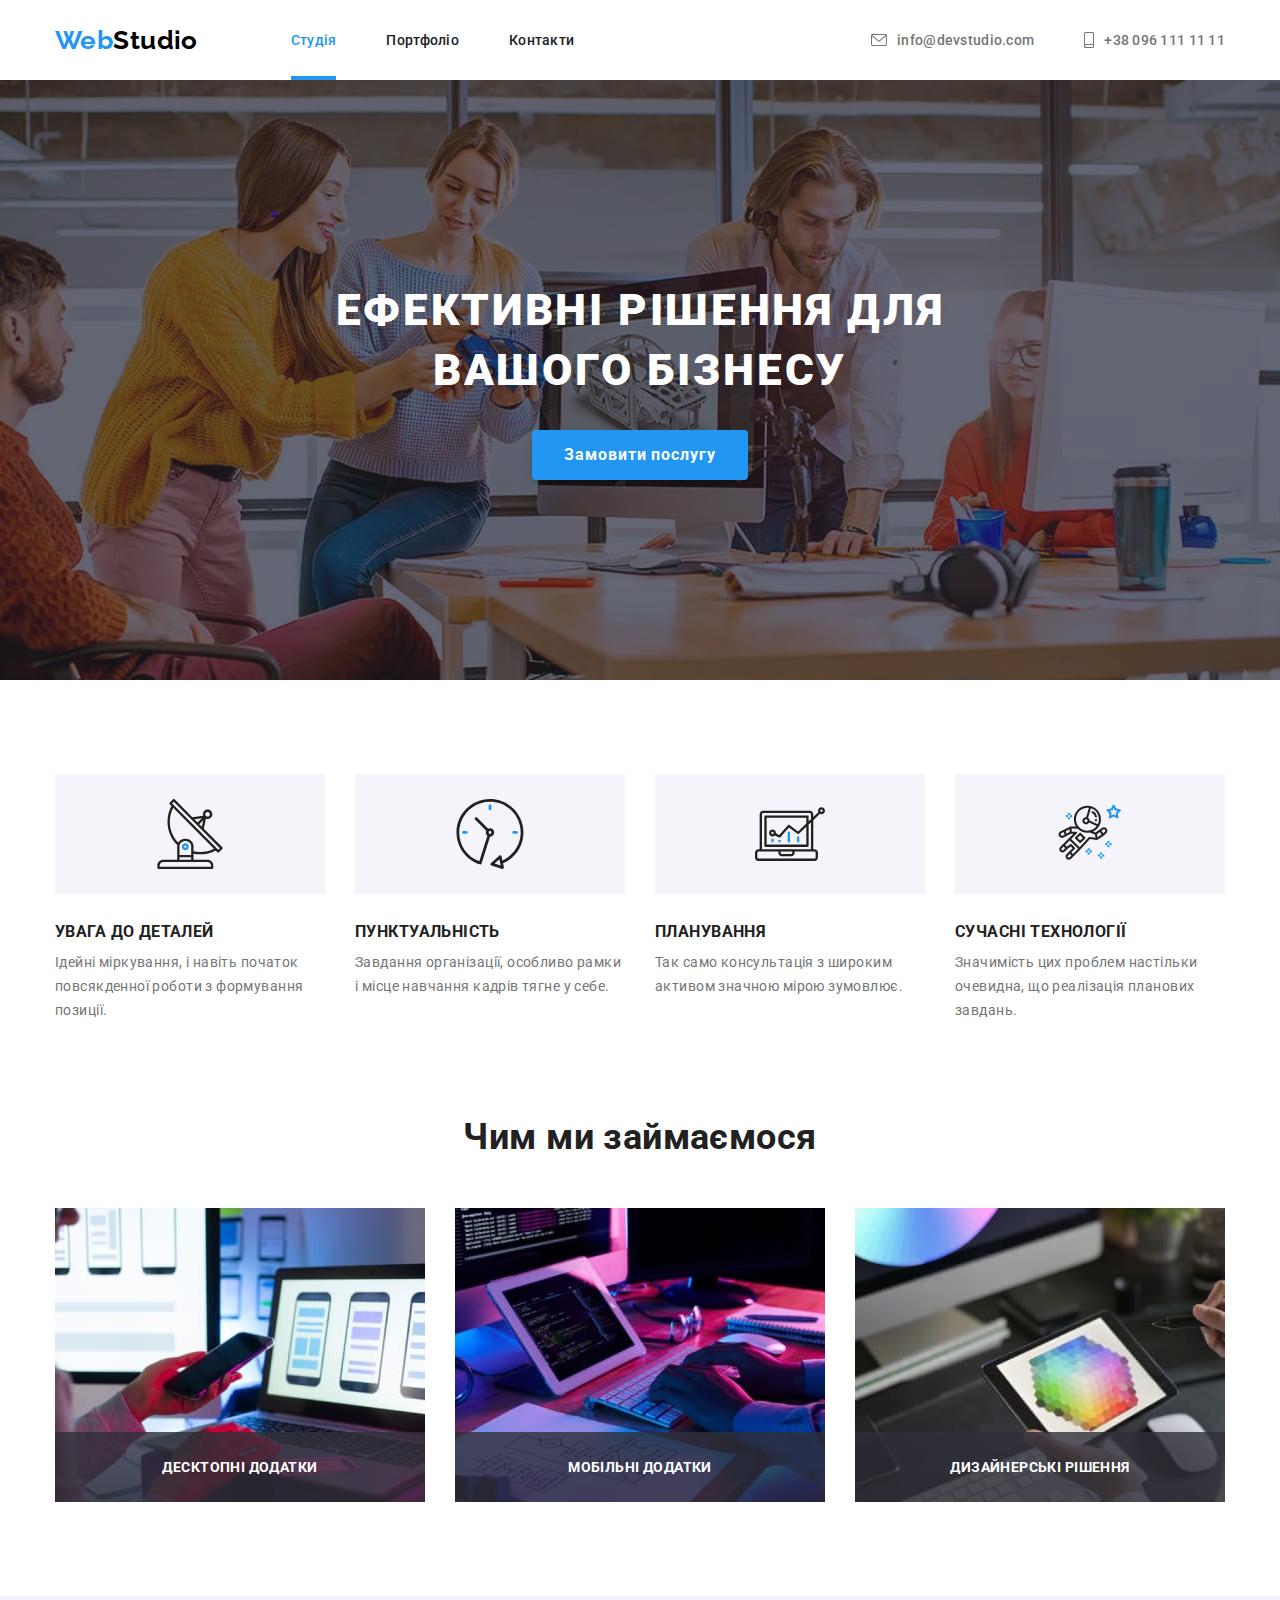
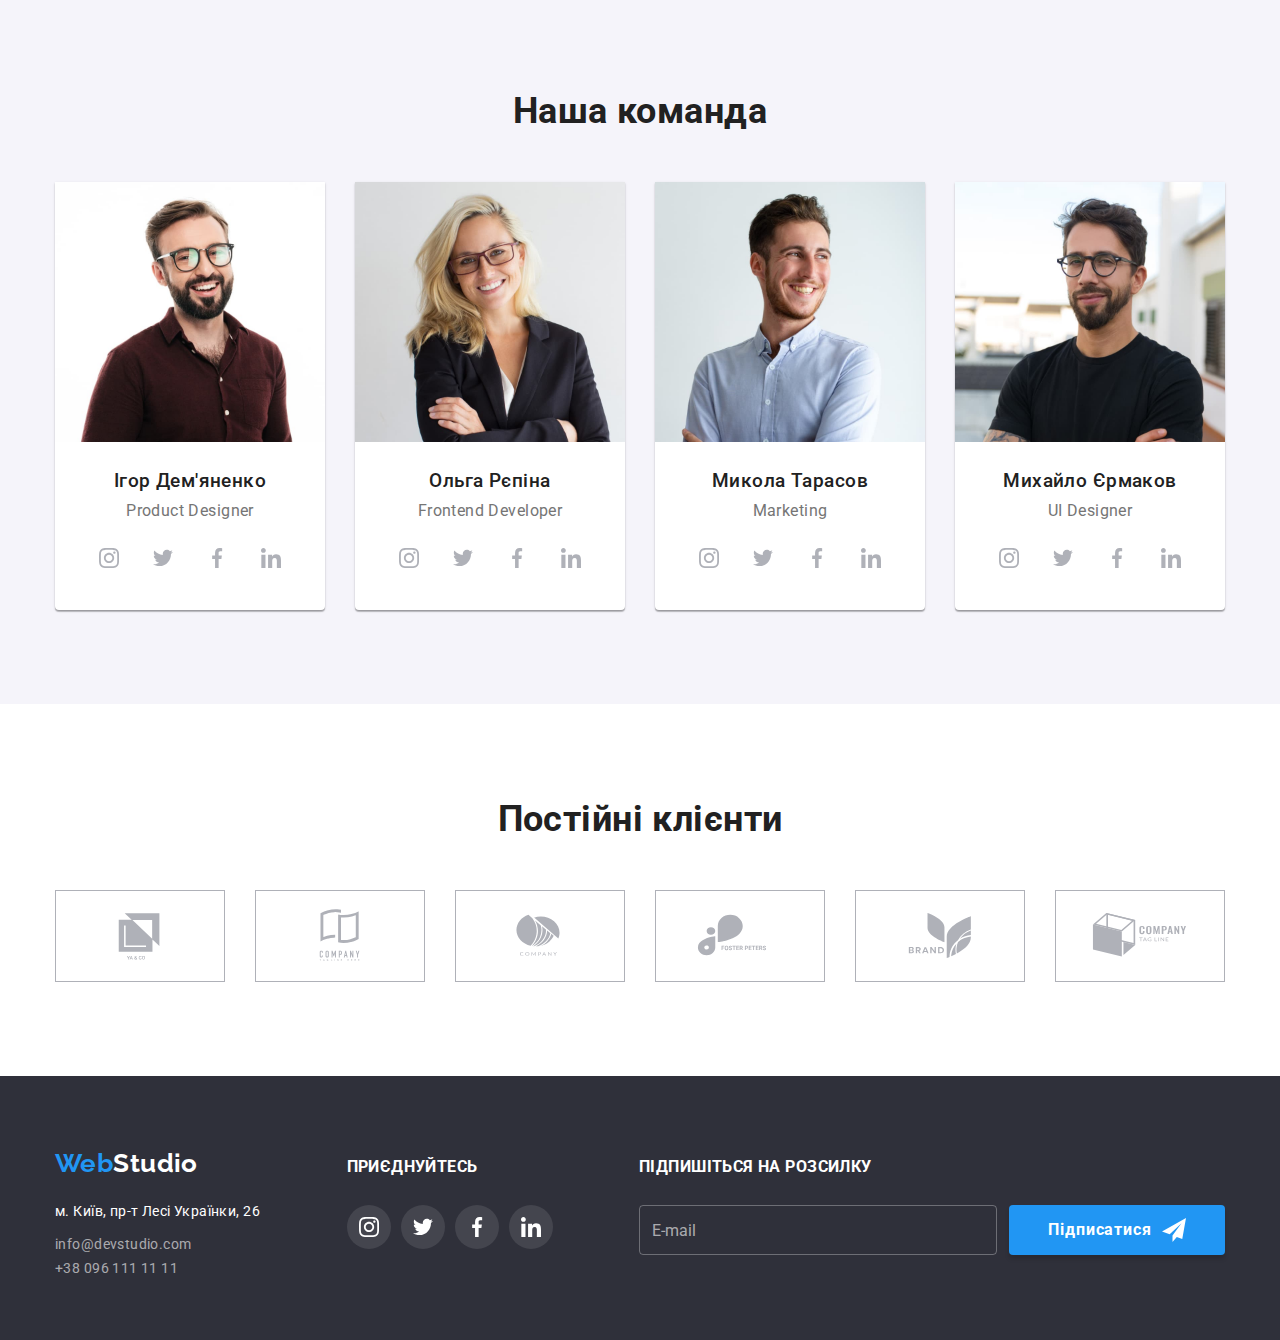
<file: index.html>
<!DOCTYPE html>
<html lang="ua">
  <head>
    <meta charset="UTF-8" />
    <meta http-equiv="X-UA-Compatible" content="IE=edge" />
    <meta name="viewport" content="width=device-width, initial-scale=1.0" />
    <title>Студія</title>
    <link rel="preconnect" href="https://fonts.googleapis.com" />
    <link rel="preconnect" href="https://fonts.gstatic.com" crossorigin />
    <link
      href="https://fonts.googleapis.com/css2?family=Raleway:wght@700&family=Roboto:wght@400;500;700;900&display=swap"
      rel="stylesheet"
    />
    <link
      rel="stylesheet"
      href="https://cdn.jsdelivr.net/npm/modern-normalize@1.1.0/modern-normalize.min.css"
    />
    <link rel="stylesheet" href="./css/styles.css" />
  </head>
  <body>
    <header class="header">
      <div class="container">
        <div class="header-menu">
          <nav class="nav">
            <a class="logo" href="#"><span>Web</span>Studio</a>
            <ul class="menu-list">
              <li class="menu-item">
                <a class="menu-link active" href="">Студія</a>
              </li>
              <li class="menu-item">
                <a class="menu-link" href="./portfolio.html">Портфоліо</a>
              </li>
              <li class="menu-item">
                <a class="menu-link" href="">Контакти</a>
              </li>
            </ul>
          </nav>
          <ul class="contact-list">
            <li class="contact-item">
              <a class="contact-link" href="mailto:info@devstudio.com">
                <svg class="contact-icon" width="16" height="12">
                  <use href="./images/icons/icons.svg#icon-envelope"></use>
                </svg>
                info@devstudio.com
              </a>
            </li>
            <li class="contact-item">
              <a class="contact-link" href="tel:+380961111111">
                <svg class="contact-icon" width="10" height="16">
                  <use href="./images/icons/icons.svg#icon-smartphone"></use>
                </svg>
                +38 096 111 11 11
              </a>
            </li>
          </ul>
        </div>
      </div>
    </header>
    <main>
      <section class="hero">
        <div class="container">
          <h1 class="hero-title">Ефективні рішення для <br />вашого бізнесу</h1>
          <button class="hero-btn" type="button" data-modal-open>
            Замовити послугу
          </button>
        </div>
      </section>
      <section class="features">
        <div class="container">
          <h2 class="visually-hidden">Особливості компанії</h2>
          <ul class="features-list">
            <li class="features-item">
              <div class="features-icon-wrapper">
                <svg class="features-icon" width="70" heihgt="70">
                  <use href="./images/icons/icons.svg#icon-antenna"></use>
                </svg>
              </div>
              <h3 class="features-title">Увага до деталей</h3>
              <p class="features-text">
                Ідейні міркування, і навіть початок повсякденної роботи з
                формування позиції.
              </p>
            </li>
            <li class="features-item">
              <div class="features-icon-wrapper">
                <svg class="features-icon" width="70" heihgt="70">
                  <use href="./images/icons/icons.svg#icon-clock"></use>
                </svg>
              </div>
              <h3 class="features-title">Пунктуальність</h3>
              <p class="features-text">
                Завдання організації, особливо рамки і місце навчання кадрів
                тягне у себе.
              </p>
            </li>
            <li class="features-item">
              <div class="features-icon-wrapper">
                <svg class="features-icon" width="70" heihgt="70">
                  <use href="./images/icons/icons.svg#icon-diagram"></use>
                </svg>
              </div>
              <h3 class="features-title">Планування</h3>
              <p class="features-text">
                Так само консультація з широким активом значною мірою зумовлює.
              </p>
            </li>
            <li class="features-item">
              <div class="features-icon-wrapper">
                <svg class="features-icon" width="70" heihgt="70">
                  <use href="./images/icons/icons.svg#icon-astronaut"></use>
                </svg>
              </div>
              <h3 class="features-title">Сучасні технології</h3>
              <p class="features-text">
                Значимість цих проблем настільки очевидна, що реалізація
                планових завдань.
              </p>
            </li>
          </ul>
        </div>
      </section>
      <section class="about no-padding">
        <div class="container">
          <h2 class="title">Чим ми займаємося</h2>
          <ul class="about-list">
            <li class="about-item">
              <div class="about-img-wrapper">
                <img
                  class="about-img"
                  src="./images/work1.jpg"
                  alt="Робота за ноутбуком"
                  width="370"
                />
                <p class="about-img-text">Десктопні додатки</p>
              </div>
            </li>
            <li class="about-item">
              <div class="about-img-wrapper">
                <img
                  class="about-img"
                  src="./images/work2.jpg"
                  alt="Робота за ноутбуком"
                  width="370"
                />
                <p class="about-img-text">Мобільні додатки</p>
              </div>
            </li>
            <li class="about-item">
              <div class="about-img-wrapper">
                <img
                  class="about-img"
                  src="./images/work3.jpg"
                  alt="Робота за ноутбуком"
                  width="370"
                />
                <p class="about-img-text">Дизайнерські рішення</p>
              </div>
            </li>
          </ul>
        </div>
      </section>
      <section class="team">
        <div class="container">
          <h2 class="team-title title">Наша команда</h2>
          <ul class="team-list">
            <li class="team-item">
              <img
                class="team-img"
                src="./images/our-team1.jpg"
                alt="Фото наших працівників"
                width="270"
              />
              <div class="team-bio">
                <h3 class="team-author">Ігор Дем'яненко</h3>
                <p class="team-job" lang="en">Product Designer</p>
                <ul class="social-icon-list">
                  <li class="social-icon-item">
                    <a
                      href=""
                      class="social-icon-link"
                      target="_blank"
                      rel="noreferrer noopener"
                    >
                      <svg class="social-icon">
                        <use
                          href="./images/icons/icons.svg#icon-instagram"
                        ></use>
                      </svg>
                    </a>
                  </li>
                  <li class="social-icon-item">
                    <a
                      href=""
                      class="social-icon-link"
                      target="_blank"
                      rel="noreferrer noopener"
                    >
                      <svg class="social-icon">
                        <use href="./images/icons/icons.svg#icon-twitter"></use>
                      </svg>
                    </a>
                  </li>
                  <li class="social-icon-item">
                    <a
                      href=""
                      class="social-icon-link"
                      target="_blank"
                      rel="noreferrer noopener"
                    >
                      <svg class="social-icon">
                        <use
                          href="./images/icons/icons.svg#icon-facebook"
                        ></use>
                      </svg>
                    </a>
                  </li>
                  <li class="social-icon-item">
                    <a
                      href=""
                      class="social-icon-link"
                      target="_blank"
                      rel="noreferrer noopener"
                    >
                      <svg class="social-icon">
                        <use
                          href="./images/icons/icons.svg#icon-linkedin"
                        ></use>
                      </svg>
                    </a>
                  </li>
                </ul>
              </div>
            </li>
            <li class="team-item">
              <img
                class="team-img"
                src="./images/our-team2.jpg"
                alt="Фото наших працівників"
                width="270"
              />
              <div class="team-bio">
                <h3 class="team-author">Ольга Рєпіна</h3>
                <p class="team-job" lang="en">Frontend Developer</p>
                <ul class="social-icon-list">
                  <li class="social-icon-item">
                    <a
                      href=""
                      class="social-icon-link"
                      target="_blank"
                      rel="noreferrer noopener"
                    >
                      <svg class="social-icon">
                        <use
                          href="./images/icons/icons.svg#icon-instagram"
                        ></use>
                      </svg>
                    </a>
                  </li>
                  <li class="social-icon-item">
                    <a
                      href=""
                      class="social-icon-link"
                      target="_blank"
                      rel="noreferrer noopener"
                    >
                      <svg class="social-icon">
                        <use href="./images/icons/icons.svg#icon-twitter"></use>
                      </svg>
                    </a>
                  </li>
                  <li class="social-icon-item">
                    <a
                      href=""
                      class="social-icon-link"
                      target="_blank"
                      rel="noreferrer noopener"
                    >
                      <svg class="social-icon">
                        <use
                          href="./images/icons/icons.svg#icon-facebook"
                        ></use>
                      </svg>
                    </a>
                  </li>
                  <li class="social-icon-item">
                    <a
                      href=""
                      class="social-icon-link"
                      target="_blank"
                      rel="noreferrer noopener"
                    >
                      <svg class="social-icon">
                        <use
                          href="./images/icons/icons.svg#icon-linkedin"
                        ></use>
                      </svg>
                    </a>
                  </li>
                </ul>
              </div>
            </li>
            <li class="team-item">
              <img
                class="team-img"
                src="./images/our-team3.jpg"
                alt="Фото наших працівників"
                width="270"
              />
              <div class="team-bio">
                <h3 class="team-author">Микола Тарасов</h3>
                <p class="team-job" lang="en">Marketing</p>
                <ul class="social-icon-list">
                  <li class="social-icon-item">
                    <a
                      href=""
                      class="social-icon-link"
                      target="_blank"
                      rel="noreferrer noopener"
                    >
                      <svg class="social-icon">
                        <use
                          href="./images/icons/icons.svg#icon-instagram"
                        ></use>
                      </svg>
                    </a>
                  </li>
                  <li class="social-icon-item">
                    <a
                      href=""
                      class="social-icon-link"
                      target="_blank"
                      rel="noreferrer noopener"
                    >
                      <svg class="social-icon">
                        <use href="./images/icons/icons.svg#icon-twitter"></use>
                      </svg>
                    </a>
                  </li>
                  <li class="social-icon-item">
                    <a
                      href=""
                      class="social-icon-link"
                      target="_blank"
                      rel="noreferrer noopener"
                    >
                      <svg class="social-icon">
                        <use
                          href="./images/icons/icons.svg#icon-facebook"
                        ></use>
                      </svg>
                    </a>
                  </li>
                  <li class="social-icon-item">
                    <a
                      href=""
                      class="social-icon-link"
                      target="_blank"
                      rel="noreferrer noopener"
                    >
                      <svg class="social-icon">
                        <use
                          href="./images/icons/icons.svg#icon-linkedin"
                        ></use>
                      </svg>
                    </a>
                  </li>
                </ul>
              </div>
            </li>
            <li class="team-item">
              <img
                class="team-img"
                src="./images/our-team4.jpg"
                alt="Фото наших працівників"
                width="270"
              />
              <div class="team-bio">
                <h3 class="team-author">Михайло Єрмаков</h3>
                <p class="team-job" lang="en">UI Designer</p>
                <ul class="social-icon-list">
                  <li class="social-icon-item">
                    <a
                      href=""
                      class="social-icon-link"
                      target="_blank"
                      rel="noreferrer noopener"
                    >
                      <svg class="social-icon">
                        <use
                          href="./images/icons/icons.svg#icon-instagram"
                        ></use>
                      </svg>
                    </a>
                  </li>
                  <li class="social-icon-item">
                    <a
                      href=""
                      class="social-icon-link"
                      target="_blank"
                      rel="noreferrer noopener"
                    >
                      <svg class="social-icon">
                        <use href="./images/icons/icons.svg#icon-twitter"></use>
                      </svg>
                    </a>
                  </li>
                  <li class="social-icon-item">
                    <a
                      href=""
                      class="social-icon-link"
                      target="_blank"
                      rel="noreferrer noopener"
                    >
                      <svg class="social-icon">
                        <use
                          href="./images/icons/icons.svg#icon-facebook"
                        ></use>
                      </svg>
                    </a>
                  </li>
                  <li class="social-icon-item">
                    <a
                      href=""
                      class="social-icon-link"
                      target="_blank"
                      rel="noreferrer noopener"
                    >
                      <svg class="social-icon">
                        <use
                          href="./images/icons/icons.svg#icon-linkedin"
                        ></use>
                      </svg>
                    </a>
                  </li>
                </ul>
              </div>
            </li>
          </ul>
        </div>
      </section>
      <section class="client">
        <div class="container">
          <h2 class="title">Постійні клієнти</h2>
          <ul class="client-icon-list">
            <li class="client-icon-item">
              <a
                class="client-icon-link"
                href=""
                target="_blank"
                rel="noreferrer noopener"
              >
                <svg class="client-icon">
                  <use href="./images/icons/icons.svg#icon-company-logo1"></use>
                </svg>
              </a>
            </li>
            <li class="client-icon-item">
              <a
                class="client-icon-link"
                href=""
                target="_blank"
                rel="noreferrer noopener"
              >
                <svg class="client-icon">
                  <use href="./images/icons/icons.svg#icon-company-logo2"></use>
                </svg>
              </a>
            </li>
            <li class="client-icon-item">
              <a
                class="client-icon-link"
                href=""
                target="_blank"
                rel="noreferrer noopener"
              >
                <svg class="client-icon">
                  <use href="./images/icons/icons.svg#icon-company-logo3"></use>
                </svg>
              </a>
            </li>
            <li class="client-icon-item">
              <a
                class="client-icon-link"
                href=""
                target="_blank"
                rel="noreferrer noopener"
              >
                <svg class="client-icon">
                  <use href="./images/icons/icons.svg#icon-company-logo4"></use>
                </svg>
              </a>
            </li>
            <li class="client-icon-item">
              <a
                class="client-icon-link"
                href=""
                target="_blank"
                rel="noreferrer noopener"
              >
                <svg class="client-icon">
                  <use href="./images/icons/icons.svg#icon-company-logo5"></use>
                </svg>
              </a>
            </li>
            <li class="client-icon-item">
              <a
                class="client-icon-link"
                href=""
                target="_blank"
                rel="noreferrer noopener"
              >
                <svg class="client-icon">
                  <use href="./images/icons/icons.svg#icon-company-logo6"></use>
                </svg>
              </a>
            </li>
          </ul>
        </div>
      </section>
    </main>
    <footer class="footer">
      <div class="container">
        <div class="footer-inner">
          <div class="footer-address">
            <a class="logo logo-footer" href="#"><span>Web</span>Studio</a>
            <address class="address">
              <p class="address-location">м. Київ, пр-т Лесі Українки, 26</p>
              <ul class="address-list">
                <li class="address-item">
                  <a class="address-link" href="mailto:info@devstudio.com"
                    >info@devstudio.com</a
                  >
                </li>
                <li class="address-item">
                  <a class="address-link" href="tel:+380961111111"
                    >+38 096 111 11 11</a
                  >
                </li>
              </ul>
            </address>
          </div>
          <div class="footer-social-inner">
            <h3 class="footer-title">Приєднуйтесь</h3>
            <ul class="footer-icon-list">
              <li class="footer-icon-item">
                <a
                  href=""
                  class="footer-icon-link"
                  target="_blank"
                  rel="noreferrer noopener"
                >
                  <svg class="footer-icon">
                    <use href="./images/icons/icons.svg#icon-instagram"></use>
                  </svg>
                </a>
              </li>
              <li class="footer-icon-item">
                <a
                  href=""
                  class="footer-icon-link"
                  target="_blank"
                  rel="noreferrer noopener"
                >
                  <svg class="footer-icon">
                    <use href="./images/icons/icons.svg#icon-twitter"></use>
                  </svg>
                </a>
              </li>
              <li class="footer-icon-item">
                <a
                  href=""
                  class="footer-icon-link"
                  target="_blank"
                  rel="noreferrer noopener"
                >
                  <svg class="footer-icon">
                    <use href="./images/icons/icons.svg#icon-facebook"></use>
                  </svg>
                </a>
              </li>
              <li class="footer-icon-item">
                <a
                  href=""
                  class="footer-icon-link"
                  target="_blank"
                  rel="noreferrer noopener"
                >
                  <svg class="footer-icon">
                    <use href="./images/icons/icons.svg#icon-linkedin"></use>
                  </svg>
                </a>
              </li>
            </ul>
          </div>
          <div class="footer-form-inner">
            <h3 class="footer-title">Підпишіться на розсилку</h3>
            <form
              class="footer-signup_form"
              name="signup_form"
              autocomplete="on"
            >
              <input
                class="footer-signup-input"
                type="email"
                name="email"
                placeholder="E-mail"
              />
              <button class="footer-signup-btn" type="submit">
                Підписатися
                <svg class="footer-signup-icon" width="24" height="24">
                  <use href="./images/icons/icons.svg#icon-send"></use>
                </svg>
              </button>
            </form>
          </div>
        </div>
      </div>
    </footer>
    <div class="backdrop is-hidden" data-modal>
      <div class="modal">
        <button class="modal-close-btn" type="button" data-modal-close>
          <svg class="modal-close-icon" width="18" height="18">
            <use href="./images/icons/icons.svg#icon-close"></use>
          </svg>
        </button>
        <form class="register-form" name="register-form">
          <p class="register-title">Залиште свої дані, ми вам передзвонимо</p>
          <div class="register-group" role="group">
            <label class="register-wrap">
              <span class="register-label">Ім'я</span>
              <span class="register-icon-inner">
                <input class="register-field" type="text" name="username" />
                <svg class="register-icon">
                  <use href="./images/icons/icons.svg#icon-modal-user"></use>
                </svg>
              </span>
            </label>
            <label class="register-wrap">
              <span class="register-label">Телефон</span>
              <span class="register-icon-inner">
                <input class="register-field" type="tel" name="usertel" />
                <svg class="register-icon">
                  <use href="./images/icons/icons.svg#icon-modal-phone"></use>
                </svg>
              </span>
            </label>
            <label class="register-wrap">
              <span class="register-label">Пошта</span>
              <span class="register-icon-inner">
                <input class="register-field" type="emai" name="useremail" />
                <svg class="register-icon">
                  <use href="./images/icons/icons.svg#icon-modal-email"></use>
                </svg>
              </span>
            </label>
            <label class="register-wrap">
              <span class="register-label">Коментар</span>
              <textarea
                class="register-message"
                name="usercomment"
                placeholder="Введіть коментар"
              ></textarea>
            </label>
          </div>
          <label class="register-agreement">
            <input
              class="register-checkbox visually-hidden"
              type="checkbox"
              name="user-agreement"
            />
            <svg class="register-agreement-icon" width="16" height="15">
              <use
                class="icon-check"
                href="./images/icons/icons.svg#icon-checked"
              ></use>
              <use
                class="icon-uncheck"
                href="./images/icons/icons.svg#icon-unchecked"
              ></use>
            </svg>
            <span class="register-agreement-text">
              Погоджуюся з розсилкою та приймаю
              <a class="register-agreement-link" href="" target="_blank"
                >Умови договору</a
              >
            </span>
          </label>
          <button class="modal-form-btn" type="submit">Відправити</button>
        </form>
      </div>
    </div>
    <script src="./js/modal.js"></script>
  </body>
</html>
</file>
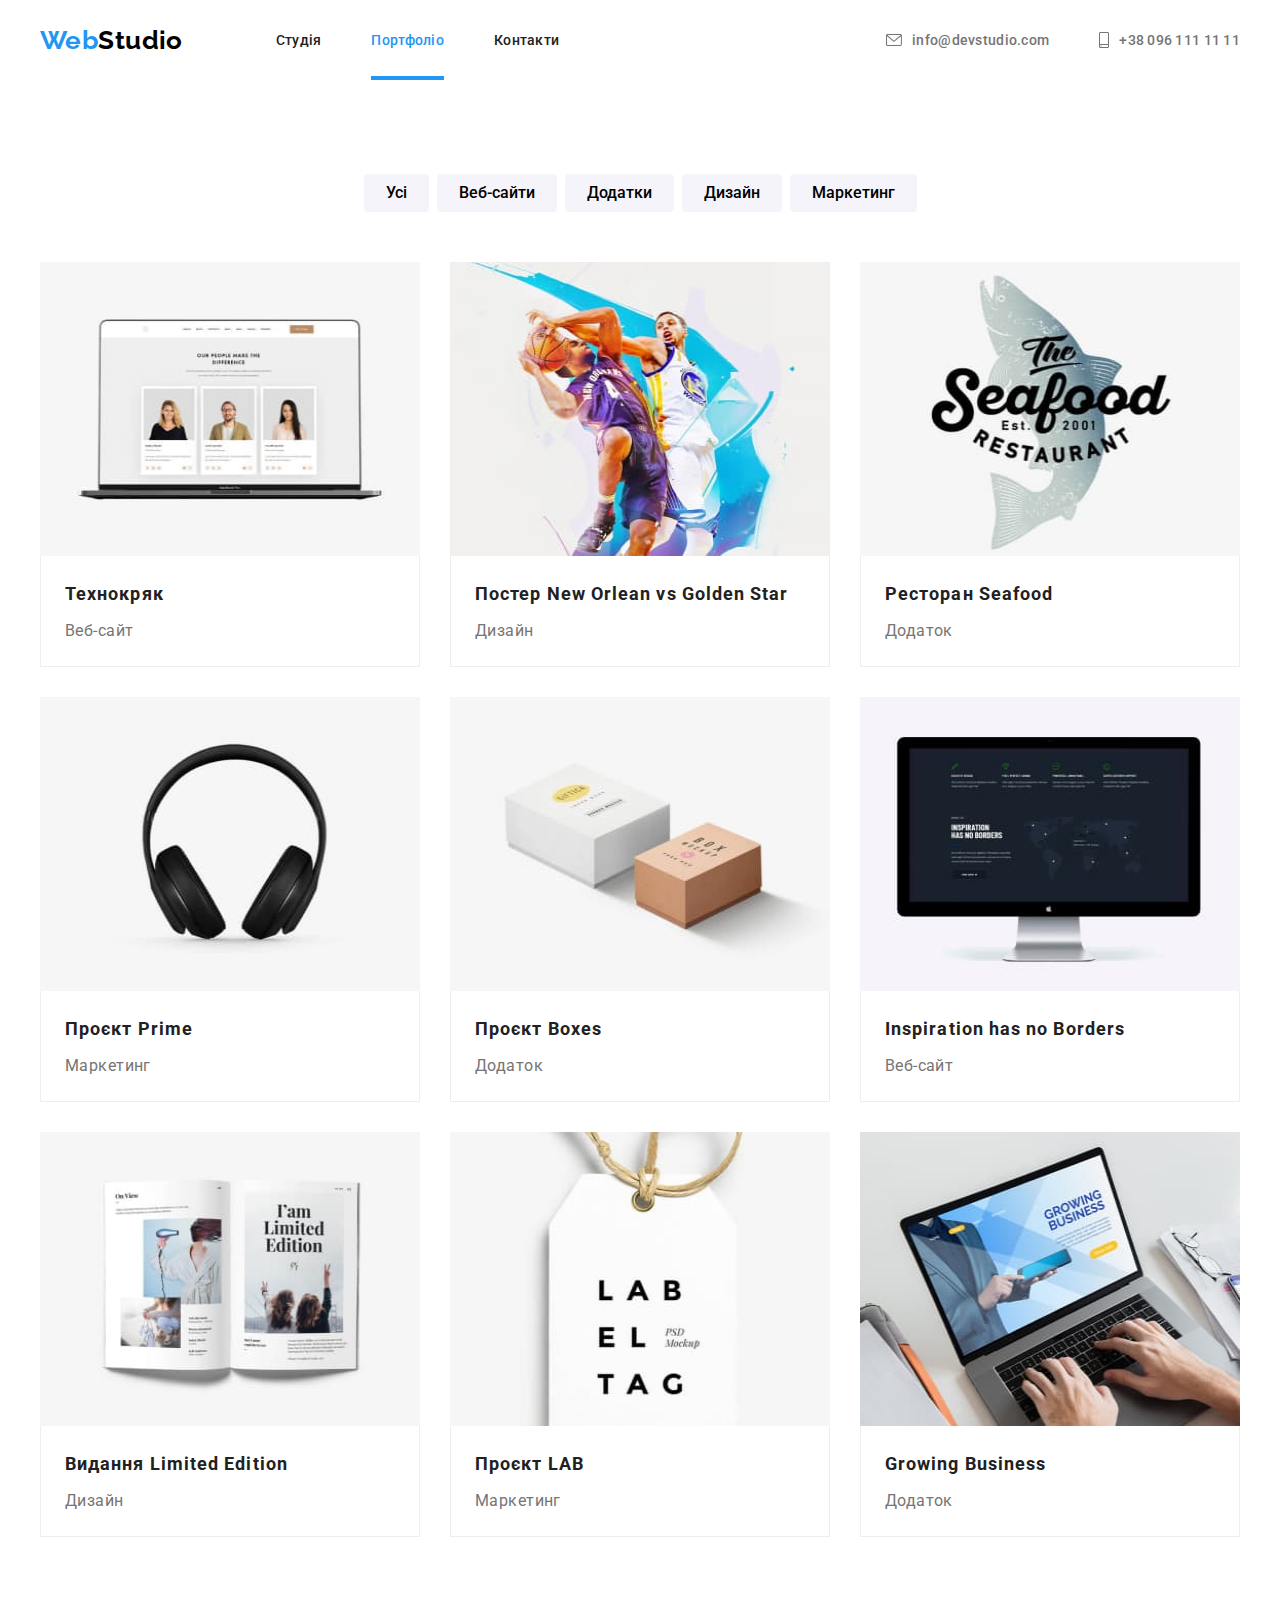
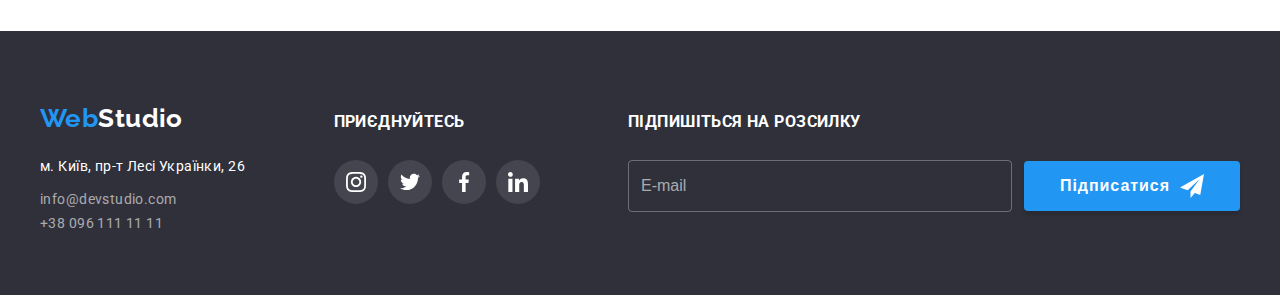
<file: portfolio.html>
<!DOCTYPE html>
<html lang="uk">
  <head>
    <meta charset="UTF-8" />
    <meta http-equiv="X-UA-Compatible" content="IE=edge" />
    <meta name="viewport" content="width=device-width, initial-scale=1.0" />
    <title>Портфоліо</title>
    <link rel="preconnect" href="https://fonts.googleapis.com" />
    <link rel="preconnect" href="https://fonts.gstatic.com" crossorigin />
    <link
      href="https://fonts.googleapis.com/css2?family=Raleway:wght@700&family=Roboto:wght@400;500;700;900&display=swap"
      rel="stylesheet"
    />
    <link rel="stylesheet" href="./css/styles.css" />
  </head>
  <body>
    <header class="header">
      <div class="container">
        <div class="header-menu">
          <nav class="nav">
            <a class="logo" href="#"><span>Web</span>Studio</a>
            <ul class="menu-list">
              <li class="menu-item">
                <a class="menu-link" href="./index.html">Студія</a>
              </li>
              <li class="menu-item">
                <a class="menu-link active">Портфоліо</a>
              </li>
              <li class="menu-item">
                <a class="menu-link" href="">Контакти</a>
              </li>
            </ul>
          </nav>
          <ul class="contact-list">
            <li class="contact-item">
              <a class="contact-link" href="mailto:info@devstudio.com">
                <svg class="contact-icon" width="16" height="12">
                  <use href="./images/icons/icons.svg#icon-envelope"></use>
                </svg>
                info@devstudio.com
              </a>
            </li>
            <li class="contact-item">
              <a class="contact-link" href="tel:+380961111111">
                <svg class="contact-icon" width="10" height="16">
                  <use href="./images/icons/icons.svg#icon-smartphone"></use>
                </svg>
                +38 096 111 11 11
              </a>
            </li>
          </ul>
        </div>
      </div>
    </header>
    <main>
      <section class="projects">
        <h1 class="visually-hidden">Наші проєкти</h1>
        <div class="container">
          <ul class="projects-filter-list">
            <li class="projects-filter-item">
              <button class="project-filter-btn" type="button">Усі</button>
            </li>
            <li class="projects-filter-item">
              <button class="project-filter-btn" type="button">
                Веб-сайти
              </button>
            </li>
            <li class="projects-filter-item">
              <button class="project-filter-btn" type="button">Додатки</button>
            </li>
            <li class="projects-filter-item">
              <button class="project-filter-btn" type="button">Дизайн</button>
            </li>
            <li class="projects-filter-item">
              <button class="project-filter-btn" type="button">
                Маркетинг
              </button>
            </li>
          </ul>
          <ul class="projects-list">
            <li class="projects-item">
              <a class="projects-link" href="">
                <div class="projects-overlay">
                  <img
                    class="projects-img"
                    src="./images/portfolio-project-1.jpg"
                    alt="Приклад веб-сайту"
                    width="370"
                    height="294"
                  />
                  <div class="projects-overlay-text-inner">
                    <p class="projects-overlay-text">
                      Ресурс пропонує комплексні пропозиції з різним рівнем
                      функціоналу та сервісів. Все це дозволить відвідувачу
                      отримати вичерпні відомості про компанію чи приватну
                      особу.
                    </p>
                  </div>
                </div>
                <div class="projects-info">
                  <h2 class="projects-title">Технокряк</h2>
                  <p class="projects-text">Веб-сайт</p>
                </div>
              </a>
            </li>
            <li class="projects-item">
              <a class="projects-link" href="">
                <div class="projects-overlay">
                  <img
                    class="projects-img"
                    src="./images/portfolio-project-2.jpg"
                    alt="Приклад веб-сайту"
                    width="370"
                    height="294"
                  />
                  <div class="projects-overlay-text-inner">
                    <p class="projects-overlay-text">
                      Ресурс пропонує комплексні пропозиції з різним рівнем
                      функціоналу та сервісів. Все це дозволить відвідувачу
                      отримати вичерпні відомості про компанію чи приватну
                      особу.
                    </p>
                  </div>
                </div>
                <div class="projects-info">
                  <h2 class="projects-title">
                    Постер <span lang="en">New Orlean vs Golden Star</span>
                  </h2>
                  <p class="projects-text">Дизайн</p>
                </div>
              </a>
            </li>
            <li class="projects-item">
              <a class="projects-link" href="">
                <div class="projects-overlay">
                  <img
                    class="projects-img"
                    src="./images/portfolio-project-3.jpg"
                    alt="Приклад веб-сайту"
                    width="370"
                    height="294"
                  />
                  <div class="projects-overlay-text-inner">
                    <p class="projects-overlay-text">
                      Ресурс пропонує комплексні пропозиції з різним рівнем
                      функціоналу та сервісів. Все це дозволить відвідувачу
                      отримати вичерпні відомості про компанію чи приватну
                      особу.
                    </p>
                  </div>
                </div>
                <div class="projects-info">
                  <h2 class="projects-title">
                    Ресторан <span lang="en">Seafood</span>
                  </h2>
                  <p class="projects-text">Додаток</p>
                </div>
              </a>
            </li>
            <li class="projects-item">
              <a class="projects-link" href="">
                <div class="projects-overlay">
                  <img
                    class="projects-img"
                    src="./images/portfolio-project-4.jpg"
                    alt="Приклад веб-сайту"
                    width="370"
                    height="294"
                  />
                  <div class="projects-overlay-text-inner">
                    <p class="projects-overlay-text">
                      Ресурс пропонує комплексні пропозиції з різним рівнем
                      функціоналу та сервісів. Все це дозволить відвідувачу
                      отримати вичерпні відомості про компанію чи приватну
                      особу.
                    </p>
                  </div>
                </div>
                <div class="projects-info">
                  <h2 class="projects-title">
                    Проєкт <span lang="en">Prime</span>
                  </h2>
                  <p class="projects-text">Маркетинг</p>
                </div>
              </a>
            </li>
            <li class="projects-item">
              <a class="projects-link" href="">
                <div class="projects-overlay">
                  <img
                    class="projects-img"
                    src="./images/portfolio-project-5.jpg"
                    alt="Приклад веб-сайту"
                    width="370"
                    height="294"
                  />
                  <div class="projects-overlay-text-inner">
                    <p class="projects-overlay-text">
                      Ресурс пропонує комплексні пропозиції з різним рівнем
                      функціоналу та сервісів. Все це дозволить відвідувачу
                      отримати вичерпні відомості про компанію чи приватну
                      особу.
                    </p>
                  </div>
                </div>
                <div class="projects-info">
                  <h2 class="projects-title">
                    Проєкт <span lang="en">Boxes</span>
                  </h2>
                  <p class="projects-text">Додаток</p>
                </div>
              </a>
            </li>
            <li class="projects-item">
              <a class="projects-link" href="">
                <div class="projects-overlay">
                  <img
                    class="projects-img"
                    src="./images/portfolio-project-6.jpg"
                    alt="Приклад веб-сайту"
                    width="370"
                    height="294"
                  />
                  <div class="projects-overlay-text-inner">
                    <p class="projects-overlay-text">
                      Ресурс пропонує комплексні пропозиції з різним рівнем
                      функціоналу та сервісів. Все це дозволить відвідувачу
                      отримати вичерпні відомості про компанію чи приватну
                      особу.
                    </p>
                  </div>
                </div>
                <div class="projects-info">
                  <h2 class="projects-title" lang="en">
                    Inspiration has no Borders
                  </h2>
                  <p class="projects-text">Веб-сайт</p>
                </div>
              </a>
            </li>
            <li class="projects-item">
              <a class="projects-link" href="">
                <div class="projects-overlay">
                  <img
                    class="projects-img"
                    src="./images/portfolio-project-7.jpg"
                    alt="Приклад веб-сайту"
                    width="370"
                    height="294"
                  />
                  <div class="projects-overlay-text-inner">
                    <p class="projects-overlay-text">
                      Ресурс пропонує комплексні пропозиції з різним рівнем
                      функціоналу та сервісів. Все це дозволить відвідувачу
                      отримати вичерпні відомості про компанію чи приватну
                      особу.
                    </p>
                  </div>
                </div>
                <div class="projects-info">
                  <h2 class="projects-title">
                    Видання <span lang="en">Limited Edition</span>
                  </h2>
                  <p class="projects-text">Дизайн</p>
                </div>
              </a>
            </li>
            <li class="projects-item">
              <a class="projects-link" href="">
                <div class="projects-overlay">
                  <img
                    class="projects-img"
                    src="./images/portfolio-project-8.jpg"
                    alt="Приклад веб-сайту"
                    width="370"
                    height="294"
                  />
                  <div class="projects-overlay-text-inner">
                    <p class="projects-overlay-text">
                      Ресурс пропонує комплексні пропозиції з різним рівнем
                      функціоналу та сервісів. Все це дозволить відвідувачу
                      отримати вичерпні відомості про компанію чи приватну
                      особу.
                    </p>
                  </div>
                </div>
                <div class="projects-info">
                  <h2 class="projects-title">
                    Проєкт <span lang="en">LAB</span>
                  </h2>
                  <p class="projects-text">Маркетинг</p>
                </div>
              </a>
            </li>
            <li class="projects-item">
              <a class="projects-link" href="">
                <div class="projects-overlay">
                  <img
                    class="projects-img"
                    src="./images/portfolio-project-9.jpg"
                    alt="Приклад веб-сайту"
                    width="370"
                    height="294"
                  />
                  <div class="projects-overlay-text-inner">
                    <p class="projects-overlay-text">
                      Ресурс пропонує комплексні пропозиції з різним рівнем
                      функціоналу та сервісів. Все це дозволить відвідувачу
                      отримати вичерпні відомості про компанію чи приватну
                      особу.
                    </p>
                  </div>
                </div>
                <div class="projects-info">
                  <h2 class="projects-title">
                    Growing <span lang="en">Business</span>
                  </h2>
                  <p class="projects-text">Додаток</p>
                </div>
              </a>
            </li>
          </ul>
        </div>
      </section>
    </main>
    <footer class="footer">
      <div class="container">
        <div class="footer-inner">
          <div class="footer-address">
            <a class="logo logo-footer" href="#"><span>Web</span>Studio</a>
            <address class="address">
              <p class="address-location">м. Київ, пр-т Лесі Українки, 26</p>
              <ul class="address-list">
                <li class="address-item">
                  <a class="address-link" href="mailto:info@devstudio.com"
                    >info@devstudio.com</a
                  >
                </li>
                <li class="address-item">
                  <a class="address-link" href="tel:+380961111111"
                    >+38 096 111 11 11</a
                  >
                </li>
              </ul>
            </address>
          </div>
          <div class="footer-social-inner">
            <h3 class="footer-title">Приєднуйтесь</h3>
            <ul class="footer-icon-list">
              <li class="footer-icon-item">
                <a
                  href=""
                  class="footer-icon-link"
                  target="_blank"
                  rel="noreferrer noopener"
                >
                  <svg class="footer-icon">
                    <use href="./images/icons/icons.svg#icon-instagram"></use>
                  </svg>
                </a>
              </li>
              <li class="footer-icon-item">
                <a
                  href=""
                  class="footer-icon-link"
                  target="_blank"
                  rel="noreferrer noopener"
                >
                  <svg class="footer-icon">
                    <use href="./images/icons/icons.svg#icon-twitter"></use>
                  </svg>
                </a>
              </li>
              <li class="footer-icon-item">
                <a
                  href=""
                  class="footer-icon-link"
                  target="_blank"
                  rel="noreferrer noopener"
                >
                  <svg class="footer-icon">
                    <use href="./images/icons/icons.svg#icon-facebook"></use>
                  </svg>
                </a>
              </li>
              <li class="footer-icon-item">
                <a
                  href=""
                  class="footer-icon-link"
                  target="_blank"
                  rel="noreferrer noopener"
                >
                  <svg class="footer-icon">
                    <use href="./images/icons/icons.svg#icon-linkedin"></use>
                  </svg>
                </a>
              </li>
            </ul>
          </div>
          <div class="footer-form-inner">
            <h3 class="footer-title">Підпишіться на розсилку</h3>
            <form
              class="footer-signup_form"
              name="signup_form"
              autocomplete="on"
            >
              <input
                class="footer-signup-input"
                type="email"
                name="email"
                placeholder="E-mail"
              />
              <button class="footer-signup-btn" type="submit">
                Підписатися
                <svg class="footer-signup-icon" width="24" height="24">
                  <use href="./images/icons/icons.svg#icon-send"></use>
                </svg>
              </button>
            </form>
          </div>
        </div>
      </div>
    </footer>
  </body>
</html>
</file>
<file: css/styles.css>
:root {
  --brand-color: #212121;
  --secondary-color: #ffffff;
  --accent-color: #2196f3;
  --text-color: #757575;
  --bg-color: #2f303a;
  --icon-color: #afb1b8;
  --transition-dur-and-func: 250ms cubic-bezier(0.4, 0, 0.2, 1);
}
body {
  font-family: "Roboto", sans-serif;
  font-size: 14px;
  color: var(--brand-color);
  line-height: 16px;
  letter-spacing: 0.03em;
  margin: 0;
}
section {
  padding-top: 94px;
  padding-bottom: 94px;
}
.container {
  margin: 0 auto;
  max-width: 1200px;
  padding-left: 15px;
  padding-right: 15px;
}
h1,
h2,
h3,
h4,
p {
  margin-top: 0;
  margin-bottom: 0;
}
ul,
ol {
  list-style: none;
  margin-top: 0;
  margin-bottom: 0;
  padding-left: 0;
}
a {
  text-decoration: none;
}
img {
  display: block;
}
button {
  cursor: pointer;
}
.visually-hidden {
  position: absolute;
  width: 1px;
  height: 1px;
  margin: -1px;
  padding: 0;
  overflow: hidden;
  border: 0;
  clip: rect(0 0 0 0);
}
/* start header */
.header-menu {
  display: flex;
  align-items: center;
}
.nav {
  display: flex;
  align-items: center;
}
.logo {
  font-family: "Raleway", sans-serif;
  font-size: 26px;
  font-weight: 700;
  color: #000000;
  line-height: 31px;
}
.logo span {
  color: var(--accent-color);
}
.menu-list {
  display: flex;
  margin-left: 93px;
}
.menu-item:not(:last-child),
.contact-item:not(:last-child) {
  margin-right: 50px;
}
.menu-link {
  position: relative;
  display: block;
  padding-top: 32px;
  padding-bottom: 32px;
  color: var(--brand-color);
  font-weight: 500;
  letter-spacing: 0.02em;
  transition: color var(--transition-dur-and-func);
}
.menu-link.active::after {
  content: "";
  display: block;
  position: absolute;
  left: 0;
  bottom: 0;
  width: 100%;
  height: 4px;
  background-color: var(--accent-color);
}
.menu-link.active {
  color: var(--accent-color);
}
.contact-list {
  display: flex;
  margin-left: auto;
}
.contact-link {
  display: flex;
  align-items: center;
  justify-content: center;
  font-weight: 500;
  letter-spacing: 0.02em;
  color: var(--text-color);
  transition: color var(--transition-dur-and-func);
}
.menu-link:hover,
.contact-link:hover,
.menu-link:focus,
.contact-link:focus,
.address-link:hover,
.address-link:focus {
  color: var(--accent-color);
}
.contact-icon {
  fill: currentColor;
  margin-right: 10px;
}
/* end header */
/* start hero*/
.hero {
  padding-top: 200px;
  padding-bottom: 200px;
  max-width: 1600px;
  margin-right: auto;
  margin-left: auto;
  background-color: var(--bg-color);
  background-image: linear-gradient(
      rgba(47, 48, 58, 0.4),
      rgba(47, 48, 58, 0.4)
    ),
    url("../images/hero-bg.jpg");
  background-repeat: no-repeat;
  background-size: cover;
  background-position: center;
  text-align: center;
}
.hero-title {
  margin-bottom: 30px;
  color: var(--secondary-color);
  font-size: 44px;
  font-weight: 900;
  line-height: 60px;
  letter-spacing: 0.06em;
  text-transform: uppercase;
}
.hero-btn,
.modal-form-btn,
.footer-signup-btn {
  padding: 10px 32px;
  min-width: 216px;
  font-weight: 700;
  font-size: 16px;
  line-height: 30px;
  letter-spacing: 0.06em;
  color: var(--secondary-color);
  background-color: var(--accent-color);
  box-shadow: 0px 4px 4px rgba(0, 0, 0, 0.15);
  border-radius: 4px;
  border-style: none;
}
.hero-btn:active,
.modal-form-btn:active {
  background-color: #188ce8;
}
/* end hero */
/* start features */
.features-list {
  display: flex;
}
.features-item {
  width: 270px;
}
.features-item:not(:last-child),
.about-item:not(:last-child),
.team-item:not(:last-child),
.client-icon-item:not(:last-child) {
  margin-right: 30px;
}
.features-icon-wrapper {
  display: flex;
  justify-content: center;
  align-items: center;
  margin-bottom: 30px;
  height: 120px;
  background-color: #f5f4fa;
}
.title {
  margin-bottom: 50px;
  font-size: 36px;
  line-height: 42px;
  text-align: center;
}
.features-title {
  margin-bottom: 10px;
  text-transform: uppercase;
}
.features-text {
  line-height: 24px;
  color: var(--text-color);
}
/* end features */
/* start about */
.about.no-padding {
  padding-top: 0;
}
.about-list {
  display: flex;
}
.about-img-wrapper {
  position: relative;
}
.about-img-text {
  position: absolute;
  left: 0;
  bottom: 0;
  padding: 27px 10px;
  width: 100%;
  font-weight: 700;
  text-align: center;
  text-transform: uppercase;
  color: var(--secondary-color);
  background-color: rgba(47, 48, 58, 0.8);
}
/* end about */
/* start team */
.team {
  background-color: #f5f4fa;
}
.team-list {
  display: flex;
}
.team-item {
  background-color: var(--secondary-color);
  box-shadow: 0px 1px 3px rgba(0, 0, 0, 0.12), 0px 1px 1px rgba(0, 0, 0, 0.14),
    0px 2px 1px rgba(0, 0, 0, 0.2);
  border-radius: 0px 0px 4px 4px;
}
.team-bio {
  text-align: center;
  font-size: 16px;
  line-height: 19px;
  padding: 30px 10px;
}
.team-author {
  margin-bottom: 10px;
  font-weight: 500;
}
.team-job {
  color: var(--text-color);
  margin-bottom: 16px;
}
.social-icon-list,
.footer-icon-list {
  display: flex;
  justify-content: center;
  align-items: center;
}
.social-icon-item:not(:last-child),
.footer-icon-item:not(:last-child) {
  margin-right: 10px;
}
.social-icon-link,
.footer-icon-link {
  display: flex;
  justify-content: center;
  align-items: center;
  width: 44px;
  height: 44px;
  border-radius: 50%;
  transition: background-color var(--transition-dur-and-func);
}
.social-icon-link:hover,
.footer-icon-link:hover,
.social-icon-link:focus,
.footer-icon-link:focus {
  background-color: var(--accent-color);
}
.social-icon,
.footer-icon {
  width: 20px;
  height: 20px;
  fill: var(--icon-color);
  transition: fill var(--transition-dur-and-func);
}
.social-icon-link:hover .social-icon,
.social-icon-link:focus .social-icon {
  fill: var(--secondary-color);
}
/* end team */
/* start client */
.client-icon-list {
  display: flex;
  justify-content: center;
  align-items: center;
}
.client-icon-link {
  display: flex;
  justify-content: center;
  align-items: center;
  width: 170px;
  height: 92px;
  border: 1px solid var(--icon-color);
  transition: border var(--transition-dur-and-func);
}
.client-icon-link:hover,
.client-icon-link:focus {
  border: 1px solid var(--accent-color);
}
.client-icon {
  width: 106px;
  height: 60px;
  fill: var(--icon-color);
  transition: fill var(--transition-dur-and-func);
}
.client-icon-link:hover .client-icon,
.client-icon-link:focus .client-icon {
  fill: var(--accent-color);
}
/* end client */
/* start footer */
.footer {
  padding-top: 72px;
  padding-bottom: 60px;
  background-color: var(--bg-color);
}
.footer-inner {
  display: flex;
  align-items: baseline;
  justify-content: space-between;
}
.logo-footer {
  display: inline-block;
  margin-bottom: 20px;
  color: var(--secondary-color);
}
.address {
  font-style: normal;
}
.address-location {
  line-height: 24px;
  color: var(--secondary-color);
  margin-bottom: 9px;
}
.address-link {
  line-height: 24px;
  color: rgba(255, 255, 255, 0.6);
  margin-bottom: 9px;
  transition: color var(--transition-dur-and-func);
}
.footer-title {
  color: var(--secondary-color);
  margin-bottom: 30px;
  text-transform: uppercase;
  align-items: baseline;
}
.footer-icon-link {
  background-color: rgba(255, 255, 255, 0.1);
  border-radius: 50%;
}
.footer-icon {
  fill: var(--secondary-color);
}
.footer-signup_form {
  display: flex;
  align-items: center;
}
.footer-signup-input {
  margin-right: 12px;
  padding: 0 12px;
  width: 358px;
  height: 50px;
  font-size: 16px;
  color: var(--secondary-color);
  background-color: transparent;
  border: 1px solid rgba(255, 255, 255, 0.3);
  outline: none;
  border-radius: 4px;
  transition: border-color var(--transition-dur-and-func);
}
.footer-signup-input::placeholder {
  font-size: 16px;
  line-height: 20px;
  color: rgba(255, 255, 255, 0.6);
}
.footer-signup-btn {
  display: flex;
  justify-content: center;
  align-items: center;
}
.footer-signup-icon {
  fill: currentColor;
  margin-left: 10px;
}
/* end footer */

/* start projects */
.projects-filter-list {
  display: flex;
  justify-content: center;
  margin-bottom: 50px;
}
.projects-filter-item:not(:last-child) {
  margin-right: 8px;
}
.project-filter-btn {
  padding: 6px 22px;
  background-color: #f5f4fa;
  font-family: "Roboto", sans-serif;
  font-weight: 500;
  font-size: 16px;
  line-height: 26px;
  border-radius: 4px;
  border-style: none;
  transition: background-color var(--transition-dur-and-func),
    color var(--transition-dur-and-func),
    box-shadow var(--transition-dur-and-func);
}
.project-filter-btn:hover,
.project-filter-btn:focus {
  background-color: var(--accent-color);
  color: var(--secondary-color);
  box-shadow: 0px 3px 1px rgba(0, 0, 0, 0.1), 0px 1px 2px rgba(0, 0, 0, 0.08),
    0px 2px 2px rgba(0, 0, 0, 0.12);
}
.projects-list {
  display: flex;
  flex-wrap: wrap;
}
.projects-item {
  width: calc((100% - 60px) / 3);
  margin-right: 30px;
  margin-bottom: 30px;
}
.projects-item:nth-child(3n) {
  margin-right: 0;
}
.projects-item:nth-last-child(-n + 3) {
  margin-bottom: 0;
}
.projects-link {
  transition: box-shadow var(--transition-dur-and-func);
}
.projects-link:hover,
.projects-link:focus {
  display: block;
  box-shadow: 0px 1px 1px rgba(0, 0, 0, 0.12), 0px 4px 4px rgba(0, 0, 0, 0.06),
    1px 4px 6px rgba(0, 0, 0, 0.16);
}
.projects-link:hover .projects-overlay-text-inner,
.projects-link:focus .projects-overlay-text-inner {
  transform: translatey(0);
}
.projects-overlay {
  position: relative;
  overflow: hidden;
}
.projects-img {
  width: 100%;
}
.projects-overlay-text-inner {
  position: absolute;
  top: 0;
  left: 0;
  display: flex;
  align-items: center;
  height: 100%;
  width: 100%;
  background-color: rgba(33, 150, 243, 0.9);
  transform: translatey(100%);
  transition: transform var(--transition-dur-and-func);
}
.projects-overlay-text {
  color: var(--secondary-color);
  font-size: 18px;
  line-height: 28px;
  padding: 15px 24px;
}
.projects-info {
  padding: 20px 24px;
  border: 1px solid #eeeeee;
  border-top: none;
}
.projects-title {
  margin-bottom: 4px;
  font-size: 18px;
  line-height: 36px;
  letter-spacing: 0.06em;
  color: var(--brand-color);
}
.projects-text {
  font-size: 16px;
  line-height: 30px;
  color: var(--text-color);
  background-position: 0 0;
}
/* end projects */
/* start backdrop */
.backdrop {
  position: fixed;
  left: 0;
  top: 0;
  z-index: 100;
  width: 100%;
  height: 100%;
  background-color: rgba(0, 0, 0, 0.2);
  transition: opacity var(--transition-dur-and-func),
    visibility var(--transition-dur-and-func);
}
.backdrop.is-hidden {
  opacity: 0;
  visibility: hidden;
  pointer-events: none;
}
.backdrop.is-hidden .modal {
  transform: translate(-50%, -50%) scale(0.9);
}
/* end backdrop */
/* start modal */
.modal {
  position: absolute;
  left: 50%;
  top: 50%;
  transform: translate(-50%, -50%) scale(1);
  padding: 40px;
  min-width: 528px;
  background-color: var(--secondary-color);
  transition: transform var(--transition-dur-and-func);
}
.modal-close-btn {
  position: absolute;
  top: 8px;
  right: 8px;
  display: flex;
  justify-content: center;
  align-items: center;
  border-style: none;
  width: 30px;
  height: 30px;
  padding: 0;
  background-color: transparent;
  border: 1px solid rgba(0, 0, 0, 0.1);
  border-radius: 50%;
}
.modal-close-btn:hover .modal-close-icon {
  fill: var(--accent-color);
}
.modal-close-icon {
  transition: fill var(--transition-dur-and-func);
}
.register-title {
  margin-bottom: 12px;
  font-size: 20px;
  line-height: 23px;
  font-weight: 700;
  text-align: center;
}
.register-group {
  margin-bottom: 20px;
}
.register-wrap {
  display: flex;
  flex-direction: column;
  gap: 4px;
}
.register-wrap:not(:last-child) {
  margin-bottom: 10px;
}
.register-label {
  font-size: 12px;
  line-height: 14px;
  letter-spacing: 0.01em;
  color: var(--text-color);
}
.register-field {
  padding-left: 42px;
  padding-right: 12px;
  width: 100%;
  height: 40px;
  border: 1px solid rgba(33, 33, 33, 0.2);
  outline: transparent;
  border-radius: 4px;
  transition: border-color var(--transition-dur-and-func);
}
.footer-signup-input:focus,
.register-field:focus,
.register-message:focus {
  border-color: var(--accent-color);
}
.register-icon-inner {
  position: relative;
}
.register-icon {
  position: absolute;
  width: 18px;
  height: 18px;
  fill: var(--brand-color);
  top: 50%;
  left: 12px;
  transform: translatey(-50%);
  transition: fill var(--transition-dur-and-func);
}
.register-field:focus + .register-icon {
  fill: var(--accent-color);
}
.register-message {
  resize: none;
  padding: 12px 16px;
  height: 120px;
  border: 1px solid rgba(33, 33, 33, 0.2);
  outline: none;
  border-radius: 4px;
  transition: border-color var(--transition-dur-and-func);
}
.register-message::placeholder {
  color: rgba(117, 117, 117, 0.5);
  font-size: 12px;
  line-height: 14px;
  letter-spacing: 0.01em;
}
.register-agreement {
  display: flex;
  justify-content: center;
  align-items: center;
  gap: 8px;
  margin-bottom: 30px;
}
.icon-uncheck {
  fill: var(--brand-color);
  transition: opacity var(--transition-dur-and-func);
}
.register-checkbox:checked + .register-agreement-icon > .icon-uncheck {
  opacity: 0;
}
.icon-check {
  opacity: 0;
  fill: var(--accent-color);
  transition: opacity var(--transition-dur-and-func);
}
.register-checkbox:checked + .register-agreement-icon > .icon-check {
  opacity: 1;
}
.register-agreement-text {
  line-height: 24px;
  color: var(--text-color);
  user-select: none;
}
.register-agreement-link {
  color: var(--accent-color);
  text-decoration: underline;
}
.modal-form-btn {
  display: block;
  margin: 0 auto;
}
/* end modal */
</file>
